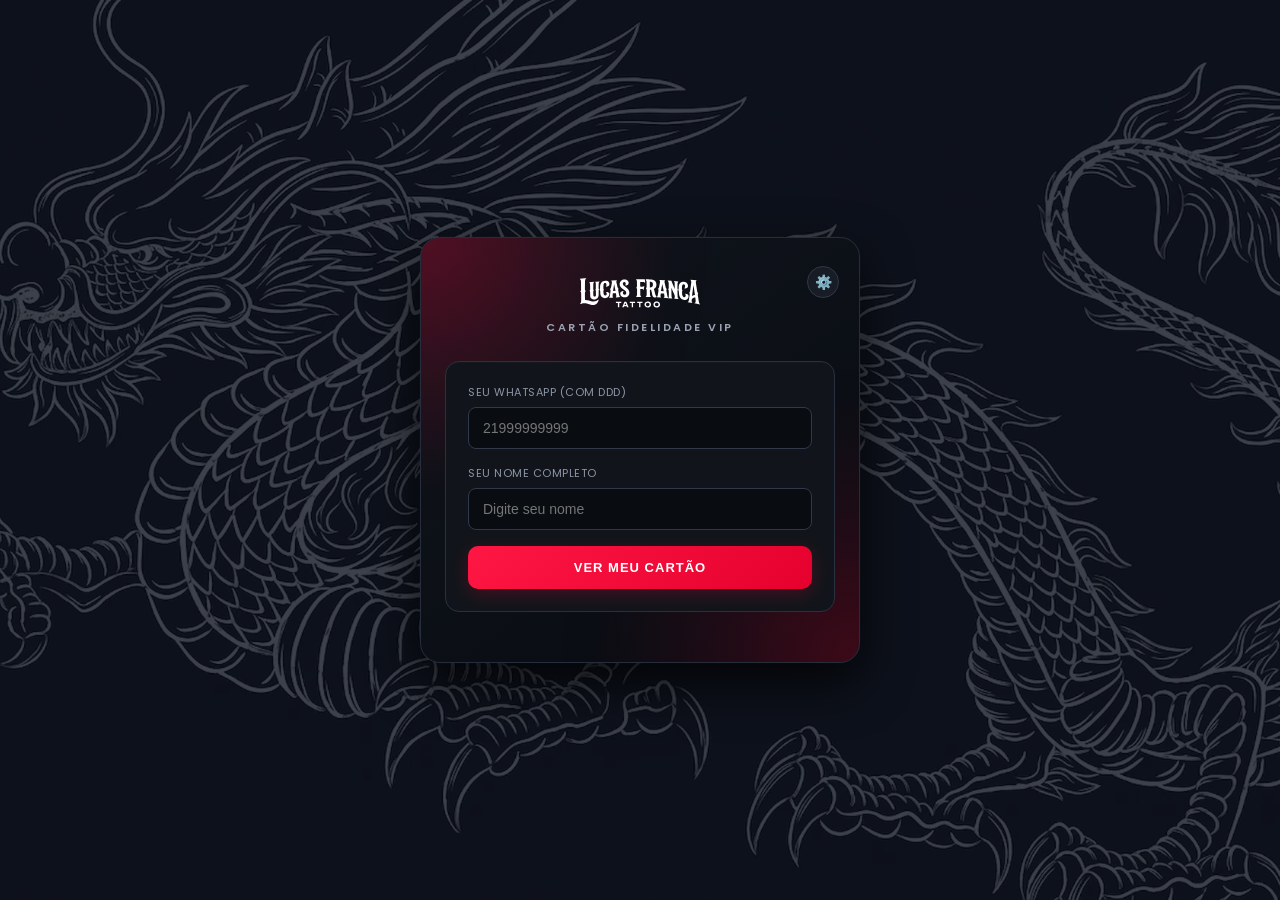
<file: index.html>
<!DOCTYPE html>
<html lang="pt-BR">

<head>

    <meta charset="UTF-8">

    <meta
        name="viewport"
        content="width=device-width, initial-scale=1.0"
    >

    <title>Cartão Fidelidade VIP</title>


    <!-- ==========================================
         PWA
         ========================================== -->

    <link
        rel="manifest"
        href="manifest.json"
    >

    <meta
        name="theme-color"
        content="#ff1744"
    >

    <meta
        name="mobile-web-app-capable"
        content="yes"
    >

    <meta
        name="apple-mobile-web-app-capable"
        content="yes"
    >

    <meta
        name="apple-mobile-web-app-status-bar-style"
        content="black"
    >

    <meta
        name="apple-mobile-web-app-title"
        content="Tattoo Card"
    >


    <!-- ==========================================
         FONTES
         ========================================== -->

    <link
        href="https://fonts.googleapis.com/css2?family=Oswald:wght@500;700&family=Poppins:wght@400;600&display=swap"
        rel="stylesheet"
    >


    <!-- ==========================================
         CSS
         ========================================== -->

    <link
        rel="stylesheet"
        href="style.css"
    >


    <!-- ==========================================
         JAVASCRIPT
         ========================================== -->

    <script 
        src="script.js?v=14" 
        defer
    ></script>

</head>


<body>

<div class="app-container">


    <!-- ==========================================
         CABEÇALHO
         ========================================== -->

    <div class="header">

        <button
            class="btn-admin-toggle"
            id="btn-admin-toggle"
            title="Painel do Tatuador"
            type="button"
        >
            ⚙️
        </button>


        <img
            src="Lg Lucas Franca.svg"
            alt="Lucas Franca"
            class="header-logo"
        >


        <p>
            CARTÃO FIDELIDADE VIP
        </p>

    </div>


    <!-- ==========================================
         LOGIN DO CLIENTE
         ========================================== -->

    <div
        id="sec-login"
        class="card-box"
    >

        <div class="input-group">

            <label for="cli-phone">
                Seu WhatsApp (com DDD)
            </label>

            <input
                type="tel"
                id="cli-phone"
                placeholder="21999999999"
                autocomplete="off"
                inputmode="numeric"
            >

        </div>


        <div class="input-group">

            <label for="cli-name">
                Seu Nome Completo
            </label>

            <input
                type="text"
                id="cli-name"
                placeholder="Digite seu nome"
                autocomplete="off"
            >

        </div>


        <button
            class="btn-gold"
            id="btn-acessar"
            type="button"
        >
            Ver Meu Cartão
        </button>

    </div>


    <!-- ==========================================
         CARTÃO DO CLIENTE
         ========================================== -->

    <div
        id="sec-cartao"
        class="hidden"
    >


        <p class="greeting-text">

            Olá,

            <strong id="disp-nome">
                ---
            </strong>!

        </p>


        <!-- ==========================================
             CARIMBOS
             ========================================== -->

        <div class="stamps-grid">


            <!-- 1º CARIMBO -->

            <div
                class="stamp-slot"
                id="slot-1"
            >

                <span class="icon">
                    <!-- O JavaScript coloca o ícone aqui -->
                </span>

                <span class="label">
                    1ª Tattoo
                </span>

            </div>


            <!-- 2º CARIMBO -->

            <div
                class="stamp-slot"
                id="slot-2"
            >

                <span class="icon">
                    <!-- O JavaScript coloca o ícone aqui -->
                </span>

                <span class="label">
                    2ª Tattoo
                </span>

            </div>


            <!-- BENEFÍCIO -->

            <div
                class="stamp-slot"
                id="slot-3"
            >

                <span class="icon">
                    🎁
                </span>

                <span class="label">
                    3ª Tattoo • R$100 OFF
                </span>

            </div>

        </div>


        <!-- ==========================================
             STATUS DO BENEFÍCIO
             ========================================== -->

        <div class="discount-banner">

            <span class="discount-label">
                Status do Benefício
            </span>

            <h3 id="disp-desconto">
                Carregando...
            </h3>

        </div>


        <!-- ==========================================
             BOTÃO DE CÓDIGO
             ========================================== -->

        <button
            class="btn-gold btn-code-client"
            id="btn-abrir-resgate"
            type="button"
        >
            🔑 Digitar Código do Estúdio
        </button>


        <!-- ==========================================
             SALVAR COMO APLICATIVO
             ========================================== -->

        <button
            class="btn-gold"
            id="btn-instalar-app"
            type="button"
            style="margin-top: 10px;"
        >
            📲 Salvar Cartão no Celular
        </button>


        <!-- ==========================================
             INSTRUÇÕES IPHONE
             ========================================== -->

        <div
            id="ios-install-help"
            class="hidden"
            style="
                margin-top: 12px;
                padding: 12px;
                border-radius: 10px;
                background: rgba(255,255,255,0.06);
                font-size: 13px;
                line-height: 1.5;
                text-align: center;
            "
        >

            📱
            <strong>
                iPhone
            </strong>

            <br>
            <br>

            Toque em
            <strong>
                Compartilhar
            </strong>

            ⬆️

            e depois em

            <strong>
                Adicionar à Tela de Início
            </strong>.

        </div>


        <!-- ==========================================
             REGRAS E CONDIÇÕES
             ========================================== -->

        <a
            href="regras.html"
            class="btn-link"
            style="
                display: block;
                text-decoration: none;
            "
        >
            Regras e condições
        </a>


        <!-- ==========================================
             TROCAR DE CONTA
             ========================================== -->

        <button
            class="btn-link"
            id="btn-sair"
            type="button"
        >
            Trocar de Conta
        </button>

    </div>


    <!-- ==========================================
         MODAL DO CÓDIGO
         ========================================== -->

    <div
        id="modal-resgate"
        class="modal-overlay hidden"
        aria-hidden="true"
    >

        <div
            class="resgate-modal"
            role="dialog"
            aria-modal="true"
            aria-labelledby="titulo-resgate"
        >


            <!-- FECHAR -->

            <button
                type="button"
                class="modal-close"
                id="btn-cancelar-resgate"
                aria-label="Fechar"
            >
                ×
            </button>


            <!-- ÍCONE -->

            <div class="modal-icon">
                🔑
            </div>


            <!-- TÍTULO -->

            <h3 id="titulo-resgate">
                Código do Estúdio
            </h3>


            <!-- DESCRIÇÃO -->

            <p class="modal-description">
                Digite o código de 4 dígitos fornecido pelo tatuador.
            </p>


            <!-- INPUT -->

            <div class="code-input-wrap">

                <input
                    type="text"
                    id="input-codigo-resgate"
                    maxlength="4"
                    minlength="4"
                    inputmode="numeric"
                    pattern="[0-9]*"
                    autocomplete="one-time-code"
                    placeholder="0000"
                    aria-label="Código de 4 dígitos"
                >

            </div>


            <!-- AVISO -->

            <p class="modal-expire">
                O código é temporário e pode ser usado uma única vez.
            </p>


            <!-- BOTÕES -->

            <div class="modal-actions">

                <button
                    type="button"
                    class="btn-sm modal-cancel"
                    onclick="fecharModalResgate()"
                >
                    Cancelar
                </button>


                <button
                    type="button"
                    class="btn-gold modal-confirm"
                    id="btn-confirmar-resgate"
                >
                    Confirmar Código
                </button>

            </div>

        </div>

    </div>


    <!-- ==========================================
         PAINEL DO TATUADOR
         ========================================== -->

    <div
        id="sec-admin"
        class="admin-panel hidden"
    >

        <h3 class="admin-title">
            PAINEL DO TATUADOR
        </h3>


        <!-- BUSCA -->

        <div class="input-group">

            <input
                type="text"
                id="admin-search"
                placeholder="Buscar por Nome ou WhatsApp..."
                autocomplete="off"
            >

        </div>


        <!-- LISTA -->

        <div
            id="lista-clientes-admin"
            class="admin-client-list"
        >
        </div>


        <!-- FECHAR -->

        <button
            class="btn-sm btn-full"
            id="btn-fechar-admin"
            type="button"
        >
            Fechar Painel
        </button>

    </div>

</div>

</body>
</html>
</file>
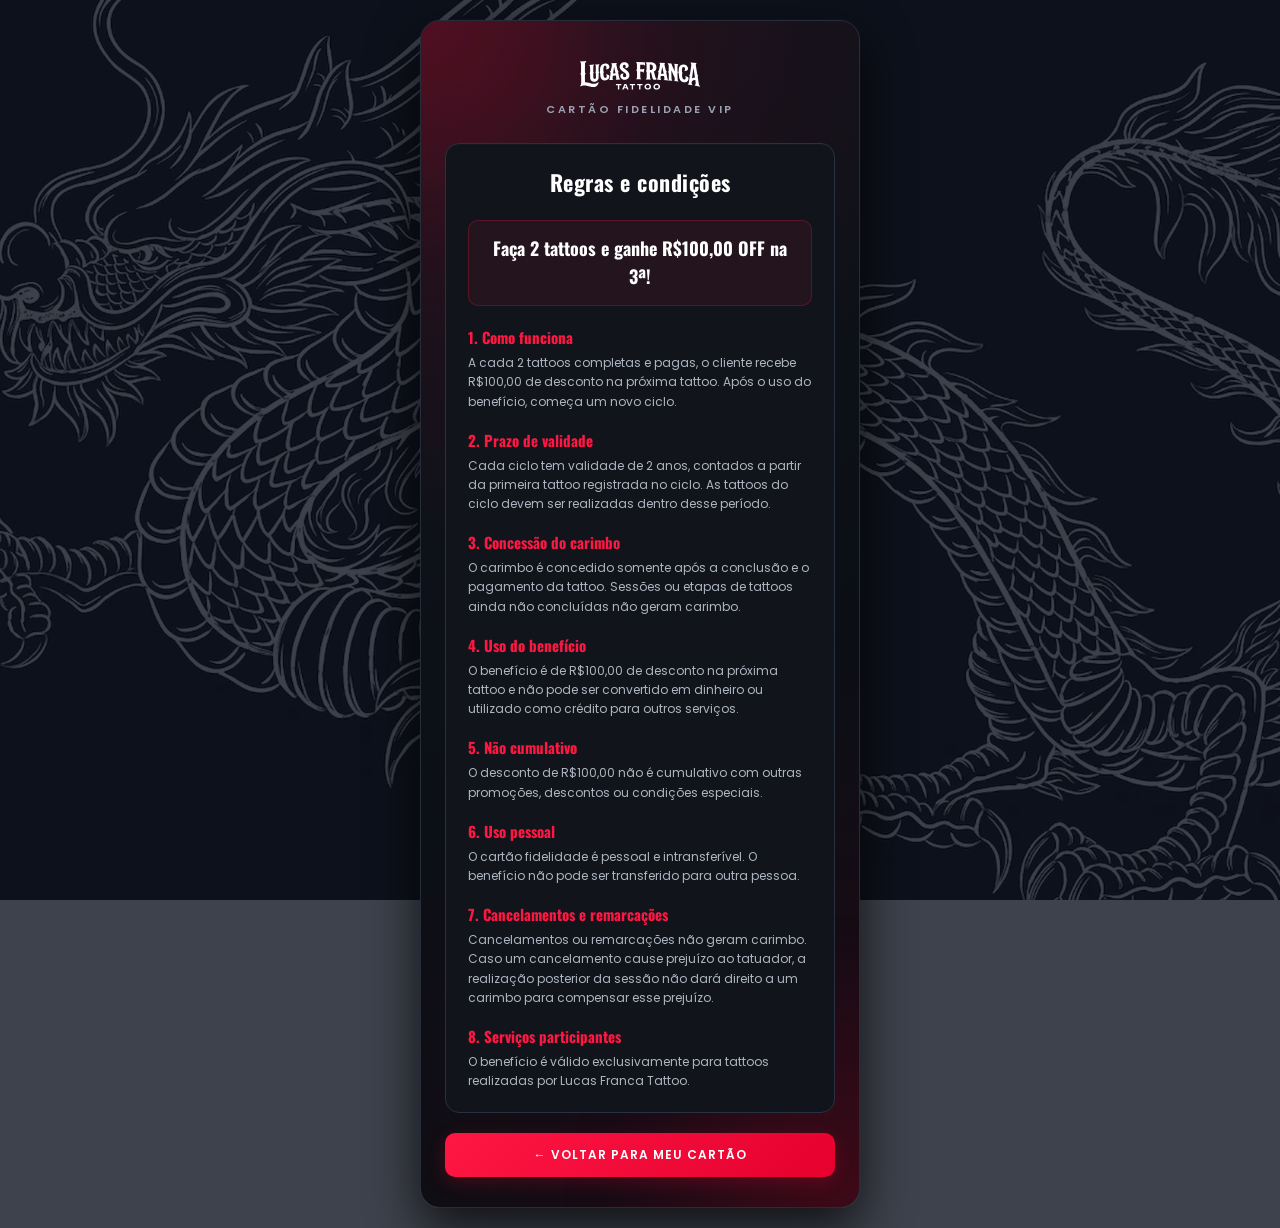
<file: regras.html>
<!DOCTYPE html>
<html lang="pt-BR">

<head>

    <meta charset="UTF-8">

    <meta
        name="viewport"
        content="width=device-width, initial-scale=1.0"
    >

    <title>Regras e Condições</title>


    <!-- PWA -->

    <link
        rel="manifest"
        href="manifest.json"
    >

    <meta
        name="theme-color"
        content="#ff1744"
    >

    <meta
        name="apple-mobile-web-app-capable"
        content="yes"
    >

    <meta
        name="apple-mobile-web-app-status-bar-style"
        content="black"
    >

    <meta
        name="apple-mobile-web-app-title"
        content="Tattoo Card"
    >


    <!-- FONTES -->

    <link
        href="https://fonts.googleapis.com/css2?family=Oswald:wght@500;700&family=Poppins:wght@400;600&display=swap"
        rel="stylesheet"
    >


    <!-- CSS PRINCIPAL -->

    <link
        rel="stylesheet"
        href="style.css"
    >


    <style>

        .regras-box {
            background: #11151b;
            border-radius: 14px;
            padding: 22px;
            margin-bottom: 20px;
            border: 1px solid #28313f;
            box-shadow: inset 0 1px 0 rgba(255,255,255,0.015);
            text-align: left;
        }

        .regras-titulo {
            color: #fff;
            font-family: 'Oswald', sans-serif;
            font-size: 22px;
            text-align: center;
            letter-spacing: 0.5px;
            margin-bottom: 22px;
        }

        .regra {
            margin-bottom: 18px;
        }

        .regra:last-child {
            margin-bottom: 0;
        }

        .regra h3 {
            color: #ff1744;
            font-family: 'Oswald', sans-serif;
            font-size: 15px;
            margin-bottom: 5px;
        }

        .regra p {
            color: #aeb5c1;
            font-size: 12px;
            line-height: 1.6;
        }

        .beneficio-destaque {
            background: rgba(255, 23, 68, 0.08);
            border: 1px solid rgba(255, 23, 68, 0.25);
            border-radius: 10px;
            padding: 14px;
            text-align: center;
            margin-bottom: 20px;
        }

        .beneficio-destaque strong {
            color: #fff;
            font-family: 'Oswald', sans-serif;
            font-size: 18px;
        }

        .voltar-cartao {
            display: block;
            width: 100%;
            padding: 13px;
            border-radius: 10px;
            background: linear-gradient(
                135deg,
                #ff1744 0%,
                #e5002d 100%
            );
            color: #fff;
            text-align: center;
            text-decoration: none;
            font-size: 12px;
            font-weight: 600;
            text-transform: uppercase;
            letter-spacing: 1px;
            box-shadow: 0 5px 18px rgba(251, 5, 50, 0.22);
        }

        .voltar-cartao:hover {
            opacity: 0.97;
        }

    </style>

</head>


<body>

<div class="app-container">


    <!-- ==========================================
         CABEÇALHO
         ========================================== -->

    <div class="header">

        <img
            src="Lg Lucas Franca.svg"
            alt="Lucas Franca"
            class="header-logo"
        >

        <p>
            CARTÃO FIDELIDADE VIP
        </p>

    </div>


    <!-- ==========================================
         REGRAS
         ========================================== -->

    <div class="regras-box">

        <h1 class="regras-titulo">
            Regras e condições
        </h1>


        <div class="beneficio-destaque">

            <strong>
                Faça 2 tattoos e ganhe R$100,00 OFF na 3ª!
            </strong>

        </div>


        <div class="regra">

            <h3>
                1. Como funciona
            </h3>

            <p>
                A cada 2 tattoos completas e pagas, o cliente
                recebe R$100,00 de desconto na próxima tattoo.
                Após o uso do benefício, começa um novo ciclo.
            </p>

        </div>


        <div class="regra">

            <h3>
                2. Prazo de validade
            </h3>

            <p>
                Cada ciclo tem validade de 2 anos, contados a
                partir da primeira tattoo registrada no ciclo.
                As tattoos do ciclo devem ser realizadas dentro
                desse período.
            </p>

        </div>


        <div class="regra">

            <h3>
                3. Concessão do carimbo
            </h3>

            <p>
                O carimbo é concedido somente após a conclusão
                e o pagamento da tattoo. Sessões ou etapas de
                tattoos ainda não concluídas não geram carimbo.
            </p>

        </div>


        <div class="regra">

            <h3>
                4. Uso do benefício
            </h3>

            <p>
                O benefício é de R$100,00 de desconto na próxima
                tattoo e não pode ser convertido em dinheiro ou
                utilizado como crédito para outros serviços.
            </p>

        </div>


        <div class="regra">

            <h3>
                5. Não cumulativo
            </h3>

            <p>
                O desconto de R$100,00 não é cumulativo com
                outras promoções, descontos ou condições especiais.
            </p>

        </div>


        <div class="regra">

            <h3>
                6. Uso pessoal
            </h3>

            <p>
                O cartão fidelidade é pessoal e intransferível.
                O benefício não pode ser transferido para outra
                pessoa.
            </p>

        </div>


        <div class="regra">

            <h3>
                7. Cancelamentos e remarcações
            </h3>

            <p>
                Cancelamentos ou remarcações não geram carimbo.
                Caso um cancelamento cause prejuízo ao tatuador,
                a realização posterior da sessão não dará direito
                a um carimbo para compensar esse prejuízo.
            </p>

        </div>


        <div class="regra">

            <h3>
                8. Serviços participantes
            </h3>

            <p>
                O benefício é válido exclusivamente para tattoos
                realizadas por Lucas Franca Tattoo.
            </p>

        </div>

    </div>


    <!-- ==========================================
         VOLTAR
         ========================================== -->

    <a
        href="index.html"
        class="voltar-cartao"
    >
        ← Voltar para meu cartão
    </a>

</div>

</body>

</html>
</file>
<file: style.css>
/* =========================================================
   RESET
   ========================================================= */

* {
    box-sizing: border-box;
    margin: 0;
    padding: 0;
}


/* =========================================================
   BODY
   ========================================================= */

body {
    background-image: url('dragao fundo mobile.webp');
    background-size: cover;
    background-position: center;
    background-repeat: no-repeat;
    background-attachment: fixed;
    color: #e8eaf0;
    font-family: 'Poppins', sans-serif;
    display: flex;
    justify-content: center;
    align-items: center;
    min-height: 100vh;
    padding: 20px;
    position: relative;
}

body::before {
    content: '';
    position: absolute;
    inset: 0;
    background: rgba(8, 14, 26, 0.78);
    z-index: -1;
}

@media (min-width: 768px) {
    body {
        background-image: url('dragao fundo desktop.webp');
    }
}


/* =========================================================
   UTILITÁRIO
   ========================================================= */

.hidden {
    display: none !important;
}


/* =========================================================
   CONTAINER PRINCIPAL
   ========================================================= */

.app-container {
    width: 100%;
    max-width: 440px;
    background:
        radial-gradient(
            circle at 0% 0%,
            rgba(251, 5, 50, 0.20) 0%,
            rgba(251, 5, 50, 0.08) 20%,
            transparent 42%
        ),
        radial-gradient(
            circle at 100% 100%,
            rgba(251, 5, 50, 0.16) 0%,
            rgba(251, 5, 50, 0.05) 22%,
            transparent 45%
        ),
        linear-gradient(
            145deg,
            #10141c 0%,
            #080b11 100%
        );
    border-radius: 20px;
    border: 1px solid #252d3a;
    padding: 30px 24px;
    box-shadow:
        0 20px 50px rgba(0, 0, 0, 0.75),
        0 0 0 1px rgba(255,255,255,0.015);
    height: fit-content;
    position: relative;
    overflow: hidden;
}

.app-container::before {
    content: '';
    position: absolute;
    top: -120px;
    left: -120px;
    width: 280px;
    height: 280px;
    background: rgba(251, 5, 50, 0.10);
    border-radius: 50%;
    filter: blur(70px);
    pointer-events: none;
    z-index: 0;
}

.app-container::after {
    content: '';
    position: absolute;
    right: -140px;
    bottom: -140px;
    width: 300px;
    height: 300px;
    background: rgba(251, 5, 50, 0.08);
    border-radius: 50%;
    filter: blur(80px);
    pointer-events: none;
    z-index: 0;
}

.app-container > * {
    position: relative;
    z-index: 1;
}


/* =========================================================
   HEADER
   ========================================================= */

.header {
    text-align: center;
    margin-bottom: 25px;
    position: relative;
    padding-top: 5px;
}

.header-logo {
    max-width: 130px;
    height: auto;
    display: block;
    margin: 0 auto 8px auto;
    filter: brightness(0) invert(1);
}

.header p {
    color: #9aa2b2;
    font-size: 11px;
    letter-spacing: 2.5px;
    text-transform: uppercase;
    font-weight: 600;
}


/* =========================================================
   BOTÃO CONFIGURAÇÕES
   ========================================================= */

.btn-admin-toggle {
    position: absolute;
    right: -4px;
    top: -2px;
    background: #171c25;
    border: 1px solid #303948;
    width: 32px;
    height: 32px;
    border-radius: 50%;
    color: #9da5b5;
    font-size: 14px;
    display: flex;
    align-items: center;
    justify-content: center;
    cursor: pointer;
    transition: all 0.2s ease;
}

.btn-admin-toggle:hover {
    color: #fff;
    border-color: #fb0532;
    background: #1d2029;
    box-shadow: 0 0 12px rgba(251, 5, 50, 0.15);
}


/* =========================================================
   CAMPOS E FORMULÁRIOS
   ========================================================= */

.card-box {
    background: #11151b;
    border-radius: 14px;
    padding: 22px;
    margin-bottom: 20px;
    border: 1px solid #28313f;
    box-shadow: inset 0 1px 0 rgba(255,255,255,0.015);
}

.input-group {
    margin-bottom: 16px;
    text-align: left;
}

.input-group label {
    display: block;
    font-size: 11px;
    color: #8c95a5;
    margin-bottom: 6px;
    text-transform: uppercase;
    letter-spacing: 0.5px;
}

.input-group input {
    width: 100%;
    padding: 12px 14px;
    background: #090c11;
    border: 1px solid #303947;
    border-radius: 8px;
    color: #fff;
    font-size: 14px;
    transition: border-color 0.2s, box-shadow 0.2s;
}

.input-group input:focus {
    outline: none;
    border-color: #fb0532;
    box-shadow: 0 0 0 2px rgba(251, 5, 50, 0.08);
}


/* =========================================================
   BOTÃO PRINCIPAL
   ========================================================= */

.btn-gold {
    width: 100%;
    padding: 14px;
    background: linear-gradient(
        135deg,
        #ff1744 0%,
        #e5002d 100%
    );
    border: none;
    border-radius: 10px;
    color: #fff;
    font-weight: 600;
    font-size: 13px;
    cursor: pointer;
    text-transform: uppercase;
    letter-spacing: 1px;
    box-shadow: 0 5px 18px rgba(251, 5, 50, 0.22);
    transition: opacity 0.2s, transform 0.1s, box-shadow 0.2s;
}

.btn-gold:hover {
    opacity: 0.97;
    box-shadow: 0 6px 22px rgba(251, 5, 50, 0.3);
}

.btn-gold:active {
    transform: scale(0.98);
}

.btn-gold:disabled {
    opacity: 0.6;
    cursor: wait;
}


/* =========================================================
   LINKS
   ========================================================= */

.btn-link {
    width: 100%;
    margin-top: 14px;
    background: none;
    border: none;
    color: #78808e;
    font-size: 12px;
    cursor: pointer;
    transition: color 0.2s;
}

.btn-link:hover {
    color: #c0c5ce;
}


/* =========================================================
   BOTÕES PEQUENOS
   ========================================================= */

.btn-sm {
    padding: 8px 12px;
    background: #171c23;
    color: #c7ccd5;
    border: 1px solid #303846;
    border-radius: 8px;
    font-size: 12px;
    cursor: pointer;
    transition: background 0.2s, border-color 0.2s, color 0.2s;
}

.btn-sm:hover {
    background: #1d232c;
    border-color: #454f60;
    color: #fff;
}

.btn-full {
    width: 100%;
    margin-top: 12px;
}


/* =========================================================
   CARTÃO DE CARIMBOS
   ========================================================= */

.greeting-text {
    text-align: center;
    font-size: 13px;
    color: #aeb5c1;
    margin-bottom: 20px;
}

.greeting-text strong {
    color: #fff;
    font-weight: 600;
}

.stamps-grid {
    display: flex;
    justify-content: space-between;
    margin: 20px 0;
    gap: 10px;
    position: relative;
    z-index: 1;
}


/* =========================================================
   CARIMBO NORMAL
   ========================================================= */

.stamp-slot {
    flex: 1;
    background: linear-gradient(
        145deg,
        #151a22,
        #10141b
    );
    border: 1px solid #28313f;
    border-radius: 12px;
    height: 105px;
    display: flex;
    flex-direction: column;
    align-items: center;
    justify-content: center;
    text-align: center;
    padding: 8px;
    transition: all 0.3s ease;
    position: relative;
    z-index: 2;
}

.stamp-slot:hover {
    border-color: #455268;
    transform: translateY(-1px);
}


/* =========================================================
   CARIMBO ATIVO
   ========================================================= */

.stamp-slot.active {
    border: 2px solid #ff1744;
    background: linear-gradient(
        145deg,
        #ff1744 0%,
        #cc0029 100%
    );
    box-shadow:
        inset 0 0 15px rgba(255, 255, 255, 0.35),
        0 0 25px rgba(255, 23, 68, 0.8),
        0 8px 30px rgba(255, 23, 68, 0.5);
    z-index: 3;
}


/* =========================================================
   ÍCONES DOS CARIMBOS
   ========================================================= */

.icon {
    font-size: 26px;
    margin-bottom: 6px;
    line-height: 1;
    display: flex;
    align-items: center;
    justify-content: center;
    color: #F3F3F3;
    filter: grayscale(100%) opacity(0.3);
    transition: all 0.3s ease;
}

.icon svg {
    display: block;
    width: 28px;
    height: 28px;
}

.stamp-slot.active .icon {
    filter: grayscale(0%) opacity(1);
    transform: scale(1.1);
    text-shadow: 0 0 15px rgba(255, 255, 255, 0.5);
}


/* =========================================================
   TEXTO DOS CARIMBOS
   ========================================================= */

.stamp-slot .label {
    font-size: 10px;
    color: #858e9d;
    line-height: 1.2;
}

.stamp-slot.active .label {
    color: #ffffff;
    font-weight: 600;
    text-shadow: 0 1px 3px rgba(0, 0, 0, 0.5);
}


/* =========================================================
   BANNER DE BENEFÍCIO
   ========================================================= */

.discount-banner {
    background:
        radial-gradient(
            circle at 0% 0%,
            rgba(251, 5, 50, 0.18) 0%,
            rgba(251, 5, 50, 0.06) 25%,
            transparent 50%
        ),
        radial-gradient(
            circle at 100% 100%,
            rgba(251, 5, 50, 0.12) 0%,
            transparent 40%
        ),
        linear-gradient(
            145deg,
            #11161e 0%,
            #090d13 100%
        );
    border: 1px solid #303a48;
    border-radius: 12px;
    padding: 16px;
    text-align: center;
    margin-bottom: 20px;
    box-shadow:
        inset 0 1px 0 rgba(255,255,255,0.03),
        0 4px 15px rgba(0, 0, 0, 0.3);
    position: relative;
    overflow: hidden;
}

.discount-label {
    font-size: 10px;
    color: #8992a1;
    text-transform: uppercase;
    letter-spacing: 1.2px;
}

.discount-banner h3 {
    color: #ffffff;
    font-size: 15px;
    font-family: 'Oswald', sans-serif;
    margin-top: 4px;
    letter-spacing: 0.5px;
    display: flex;
    align-items: center;
    justify-content: center;
    gap: 8px;
    line-height: 1.35;
}

.discount-banner h3::before {
    content: '★';
    color: #fb0532;
    font-family: Arial, sans-serif;
    font-size: 18px;
    line-height: 1;
    flex-shrink: 0;
    text-shadow: 0 0 10px rgba(251, 5, 50, 0.35);
}


/* =========================================================
   BOTÃO DO CÓDIGO DO ESTÚDIO
   ========================================================= */

.btn-code-client {
    margin-top: 2px;
    margin-bottom: 0;
    background: linear-gradient(
        135deg,
        #ff1744 0%,
        #e5002d 100%
    );
    border: 1px solid #ff1744;
    box-shadow: 0 5px 18px rgba(251, 5, 50, 0.22);
}

.btn-code-client:hover {
    background: linear-gradient(
        135deg,
        #ff3158 0%,
        #ec0030 100%
    );
    border-color: #ff3158;
    box-shadow: 0 6px 22px rgba(251, 5, 50, 0.30);
}


/* =========================================================
   BOTÃO DE INSTALAÇÃO DO APP
   ========================================================= */

#btn-instalar-app {
    background: linear-gradient(
        135deg,
        #1d232d 0%,
        #121720 100%
    );
    border: 1px solid #394455;
    box-shadow: 0 5px 18px rgba(0, 0, 0, 0.20);
}

#btn-instalar-app:hover {
    background: linear-gradient(
        135deg,
        #252d39 0%,
        #171d27 100%
    );
    border-color: #fb0532;
    box-shadow: 0 6px 22px rgba(251, 5, 50, 0.16);
}


/* =========================================================
   MODAL DO CÓDIGO TEMPORÁRIO
   ========================================================= */

.modal-overlay {
    position: fixed;
    inset: 0;
    z-index: 1000;
    display: flex;
    align-items: center;
    justify-content: center;
    padding: 20px;
    background: rgba(3, 6, 11, 0.82);
    backdrop-filter: blur(6px);
    -webkit-backdrop-filter: blur(6px);
}

.resgate-modal {
    width: 100%;
    max-width: 350px;
    background:
        radial-gradient(
            circle at 0% 0%,
            rgba(251, 5, 50, 0.16) 0%,
            transparent 45%
        ),
        linear-gradient(
            145deg,
            #151a22 0%,
            #0b0f15 100%
        );
    border: 1px solid #303a48;
    border-radius: 16px;
    padding: 28px 22px 22px;
    box-shadow:
        0 25px 70px rgba(0, 0, 0, 0.75),
        0 0 35px rgba(251, 5, 50, 0.08);
    position: relative;
    text-align: center;
    animation: modalEntrada 0.18s ease-out;
}

@keyframes modalEntrada {
    from {
        opacity: 0;
        transform: translateY(8px) scale(0.98);
    }

    to {
        opacity: 1;
        transform: translateY(0) scale(1);
    }
}

.modal-close {
    position: absolute;
    top: 9px;
    right: 11px;
    width: 30px;
    height: 30px;
    border: 1px solid #303846;
    border-radius: 50%;
    background: #171c23;
    color: #9da5b5;
    font-size: 21px;
    line-height: 25px;
    cursor: pointer;
    transition: all 0.2s ease;
}

.modal-close:hover {
    color: #fff;
    border-color: #fb0532;
    background: #21151a;
}

.modal-icon {
    font-size: 28px;
    line-height: 1;
    margin-bottom: 10px;
}

.resgate-modal h3 {
    color: #fff;
    font-family: 'Oswald', sans-serif;
    font-size: 20px;
    letter-spacing: 0.5px;
    margin-bottom: 7px;
}

.modal-description {
    color: #929baa;
    font-size: 12px;
    line-height: 1.5;
    max-width: 280px;
    margin: 0 auto;
}

.code-input-wrap {
    margin: 20px auto 8px;
}

#input-codigo-resgate {
    width: 100%;
    height: 58px;
    padding: 8px 14px;
    background: #080b10;
    border: 1px solid #3a4556;
    border-radius: 11px;
    color: #fff;
    text-align: center;
    font-family: 'Oswald', sans-serif;
    font-size: 30px;
    font-weight: 700;
    letter-spacing: 9px;
    outline: none;
    transition: border-color 0.2s, box-shadow 0.2s;
}

#input-codigo-resgate::placeholder {
    color: #414957;
    letter-spacing: 9px;
}

#input-codigo-resgate:focus {
    border-color: #fb0532;
    box-shadow: 0 0 0 3px rgba(251, 5, 50, 0.10);
}

.modal-expire {
    color: #697281;
    font-size: 10px;
    line-height: 1.4;
    margin-bottom: 18px;
}

.modal-actions {
    display: flex;
    gap: 8px;
}

.modal-actions .modal-cancel {
    flex: 0 0 34%;
    margin: 0;
}

.modal-actions .modal-confirm {
    flex: 1;
    padding: 11px 10px;
    font-size: 12px;
}


/* =========================================================
   PAINEL ADMIN
   ========================================================= */

.admin-panel {
    background: linear-gradient(
        145deg,
        #15191f,
        #11151b
    );
    border: 1px solid #303a48;
    border-radius: 14px;
    padding: 18px;
    margin-top: 15px;
    box-shadow: inset 0 1px 0 rgba(255,255,255,0.015);
}

.admin-title {
    color: #fff;
    margin-bottom: 14px;
    font-family: 'Oswald', sans-serif;
    font-size: 16px;
    letter-spacing: 0.5px;
    text-transform: uppercase;
}

.admin-client-list {
    max-height: 250px;
    overflow-y: auto;
    padding-right: 2px;
}

.client-item {
    background: #0d1015;
    border: 1px solid #252d38;
    padding: 12px;
    border-radius: 10px;
    margin-bottom: 8px;
    font-size: 13px;
    display: flex;
    justify-content: space-between;
    align-items: center;
    gap: 8px;
}

.client-info {
    min-width: 0;
    flex: 1;
}

.client-info strong {
    color: #fff;
    display: block;
    font-weight: 600;
    overflow-wrap: anywhere;
}

.client-info span {
    color: #7e8795;
    font-size: 11px;
}

.btn-code-admin {
    border-color: #465267;
    color: #e1e5eb;
    white-space: nowrap;
}

.btn-code-admin:hover {
    border-color: #fb0532;
    color: #fff;
    background: #21151a;
}

.btn-add-admin {
    white-space: nowrap;
}

.btn-delete-admin {
    background: #2a1114;
    border-color: #fb0532;
    color: #ff6b81;
    cursor: pointer;
    white-space: nowrap;
}

.btn-delete-admin:hover {
    background: #351419;
    border-color: #ff3154;
    color: #ff9aaa;
}


/* =========================================================
   SCROLLBAR — PAINEL
   ========================================================= */

.admin-client-list::-webkit-scrollbar {
    width: 5px;
}

.admin-client-list::-webkit-scrollbar-track {
    background: transparent;
}

.admin-client-list::-webkit-scrollbar-thumb {
    background: #303846;
    border-radius: 10px;
}

.admin-client-list::-webkit-scrollbar-thumb:hover {
    background: #485364;
}


/* =========================================================
   RESPONSIVO
   ========================================================= */

@media (max-width: 480px) {

    body {
        padding: 14px;
    }

    .app-container {
        padding: 26px 18px;
        border-radius: 18px;
    }

    .stamp-slot {
        height: 100px;
    }

    .stamp-slot .label {
        font-size: 9px;
    }

    .discount-banner h3 {
        font-size: 14px;
    }

    .client-item {
        align-items: flex-start;
    }

    .client-item > div:last-child {
        flex-wrap: wrap;
        justify-content: flex-end;
    }

    .btn-code-admin,
    .btn-add-admin,
    .btn-delete-admin {
        font-size: 11px;
        padding: 7px 8px;
    }

    #input-codigo-resgate {
        height: 54px;
        font-size: 28px;
    }
}
a[href="regras.html"] {
    color: #ffffff !important;
}
</file>
